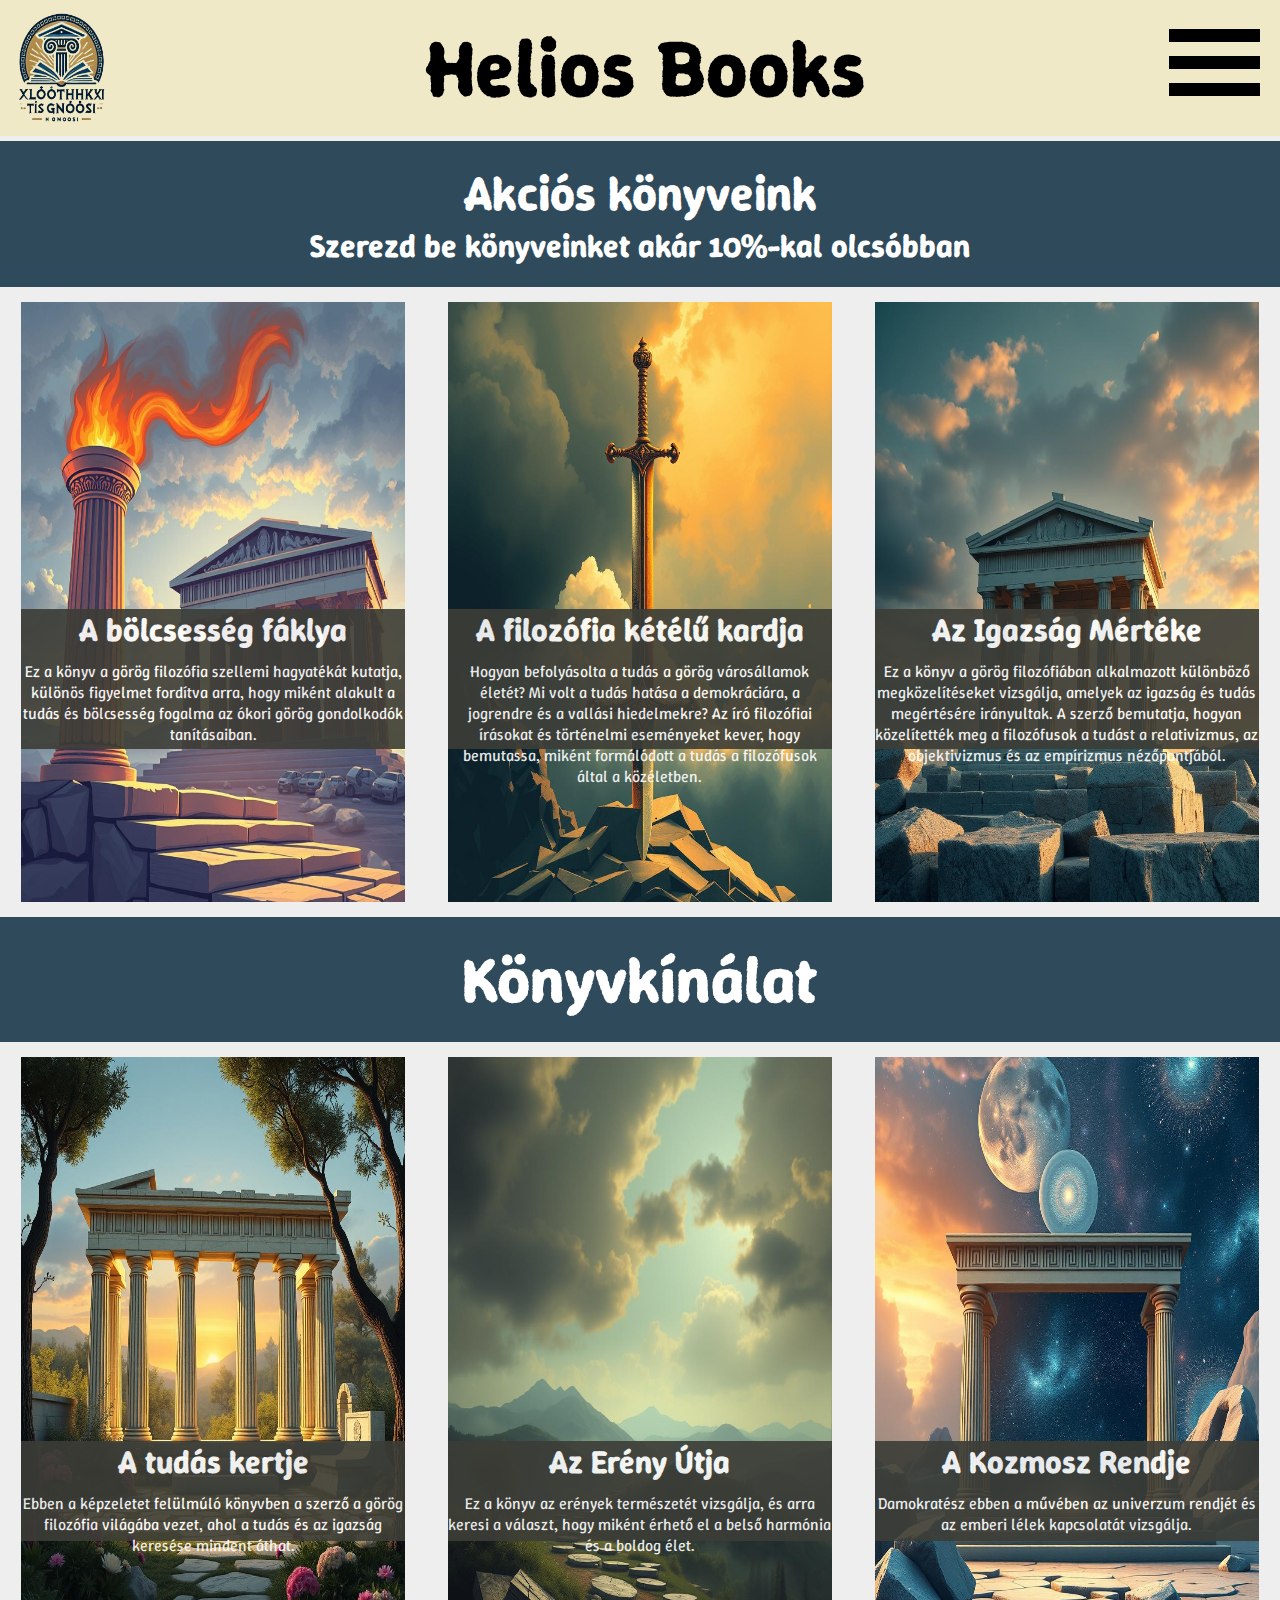
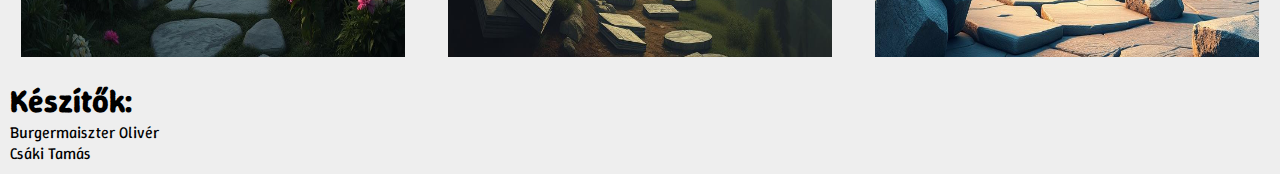
<file: konyvek.html>
<!DOCTYPE html>
<html lang="hu">
<head>
    <meta charset="UTF-8">
    <meta name="viewport" content="width=device-width, initial-scale=1.0">
    <meta http-equiv="X-UA-Compatible" content="ie=edge">
    <link rel="stylesheet" href="css/konyvek.css">
    <link rel="preconnect" href="https://fonts.googleapis.com">
    <link rel="preconnect" href="https://fonts.gstatic.com" crossorigin>
    <link href="https://fonts.googleapis.com/css2?family=Winky+Rough:ital,wght@0,300..900;1,300..900&display=swap" rel="stylesheet">
    <link rel="icon" type="image/x-icon" href="images/kep3.png">
    <title>Könyvesbolt</title>
</head>
<body>
    <header>
        <img src="images/kep3.png" alt="Logó">
        <h1 class="name">Helios Books</h1>
        <div class="more1"><a href="https://hu.wikipedia.org/wiki/%C3%93kori_g%C3%B6r%C3%B6g_irodalom" target="_blank">
            <div class="more"></div>
            <div class="more"></div>
            <div class="more"></div>
            </a>
        </div>
    </header>
    <article class="ajanlatok">
        <div class="ajanlat">
            <h1 class="feher">Akciós könyveink</h1>
            <h2 class="feher">Szerezd be könyveinket akár 10%-kal olcsóbban</h2>
        </div>
        <div class="books" id="akcios">
            <div class="book" id="b1">
                <a href="index.html" target="_blank">
                <div class="dark">                
                    <h1>A bölcsesség fáklya</h1>
                    <p>Ez a könyv a görög filozófia szellemi hagyatékát kutatja, különös figyelmet fordítva arra, hogy miként alakult a tudás és bölcsesség fogalma az ókori görög gondolkodók tanításaiban.</p>
                </div></a>
            </div>
            <div class="book" id="b2">
                <a href="index.html" target="_blank">
                <div class="dark"> 
                    <h1>A filozófia kétélű kardja</h1>
                    <p>Hogyan befolyásolta a tudás a görög városállamok életét? Mi volt a tudás hatása a demokráciára, a jogrendre és a vallási hiedelmekre? Az író filozófiai írásokat és történelmi eseményeket kever, hogy bemutassa, miként formálódott a tudás a filozófusok által a közéletben.</p>
               </div></a>
            </div>
            <div class="book" id="b3">
                <a href="index.html" target="_blank">
                <div class="dark">
                    <h1>Az Igazság Mértéke</h1>
                <p>Ez a könyv a görög filozófiában alkalmazott különböző megközelítéseket vizsgálja, amelyek az igazság és tudás megértésére irányultak. A szerző bemutatja, hogyan közelítették meg a filozófusok a tudást a relativizmus, az objektivizmus és az empírizmus nézőpontjából.</p>
                </div></a>
            </div>
        </div>
    </article>
    <article>
        <div class="kinalat">
            <h1 class="feher">Könyvkínálat</h1>
        </div>
        <div class="books" id="rovid">
            <div class="book" id="b4">
                <a href="index.html" target="_blank">
                <div class="dark">
                    <h1>A tudás kertje</h1>
                    <p>Ebben a képzeletet felülmúló könyvben a szerző a görög filozófia világába vezet, ahol a tudás és az igazság keresése mindent áthat.</p>
                </div></a>
            </div>
            <div class="book" id="b5">
                <a href="index.html" target="_blank">
                <div class="dark">
                    <h1>Az Erény Útja</h1>
                    <p>Ez a könyv az erények természetét vizsgálja, és arra keresi a választ, hogy miként érhető el a belső harmónia és a boldog élet.</p>
                </div></a>
            </div>
            <div class="book" id="b6">
                <a href="index.html" target="_blank">
                <div class="dark">
                    <h1>A Kozmosz Rendje</h1>
                    <p>Damokratész ebben a művében az univerzum rendjét és az emberi lélek kapcsolatát vizsgálja.</p>
                </div></a>
            </div>
        </div>
    </article>
    <footer id="footer">
        <h1>Készítők: </h1>
        <p>Burgermaiszter Olivér</p>
        <p>Csáki Tamás</p>
    </footer>
</body>
</html>
</file>
<file: css/konyvek.css>
* {
    margin: 0;
    padding: 0;
    display: border-box;
    font-family: "Winky Rough", sans-serif;
    font-optical-sizing: auto;
    font-weight: 0;
    font-style: normal;
}

body {
    background-color: #eee;
}

header {
    background-color: rgba(240, 220, 105, 0.29);
    display: flex;
    flex-wrap: nowrap;
}

#b1 {
    background-image: url('../images/kep5.jpg');
}

#b2 {
    background-image: url('../images/kep1.jpg');

}

#b3 {
    background-image: url('../images/kep6.jpg');
}

#b4 {
    background-image: url('../images/kep7.jpg');
}

#b5 {
    background-image: url('../images/kep4.jpg');
}

#b6 {
    background-image: url('../images/kep2.jpg');
}

.book {
    background-size: 100% 100%;
    background-position: center;
    transition: background-size 0.5s ease, background-position 0.5s ease;
}

.book:hover {
    
    background-size: 120% 120%;
    transition: background-size 0.5s, background-position 0.5s ease;
   /* animation-name: nagyobb;*/
}
/*
@keyframes magyobb {}*/

@media screen and (max-width: 800px) {

    img {
        display: none;
    }

    .book {
        margin: 10px auto;
        max-width: 100vw;
        min-height: 500px;
    }

    .name {
        margin: 15px auto;
    }

    .dark {
        max-height: 400px;
        position: relative;
        top: 400px;
    }

}

@media screen and (min-width: 801px){

    img {
        max-width: 120px;
    }

    .books {
        display: flex;
        flex-wrap: nowrap;
        justify-content: space-around;
    }

    header {
        justify-content: space-between;
    }

    .book {
        width: 30vw;
        min-height: 600px;
        margin: 10px;
    }

    .more {
        width: 91px;
        height: 13px;
        background-color: black;
        margin: 14px 0;
    }

    .more1 {
        margin-right: 20px;
        margin-top: 15px;
    }

    .name {
        margin: 15px 0;
    }

    .dark {
        margin-top: 80%;
        width: 100%;
        height: 140px;
    }

    #rovid .book .dark {
        height: 100px;
        margin-top: 100%;
    }

}

.books {
    color: white;
}

.name {
    font-size: 5em;
}

.ajanlat, .kinalat {
    text-align: center;
    padding: 20px;
    margin: 5px 0; 
    background-color: #2e4a5b;
}

.ajanlat h1 {
    font-size: 3em;
}

.ajanlat h2 {
    font-size: 2em;
}

.dark {
    background-color: #3c3d37;
    opacity: 0.9;
    text-align: center;
}

.kinalat {
    font-size: 2em;
}

.dark h1 {
    margin-bottom: 10px;
}

.feher {
    color: white;
}

#footer {
    margin: 1% 0 10px 10px;
    font-family: Arial, Helvetica, sans-serif;
    background-color: #eee;
}

a {
    color: white;
    text-decoration: none;
}
</file>
